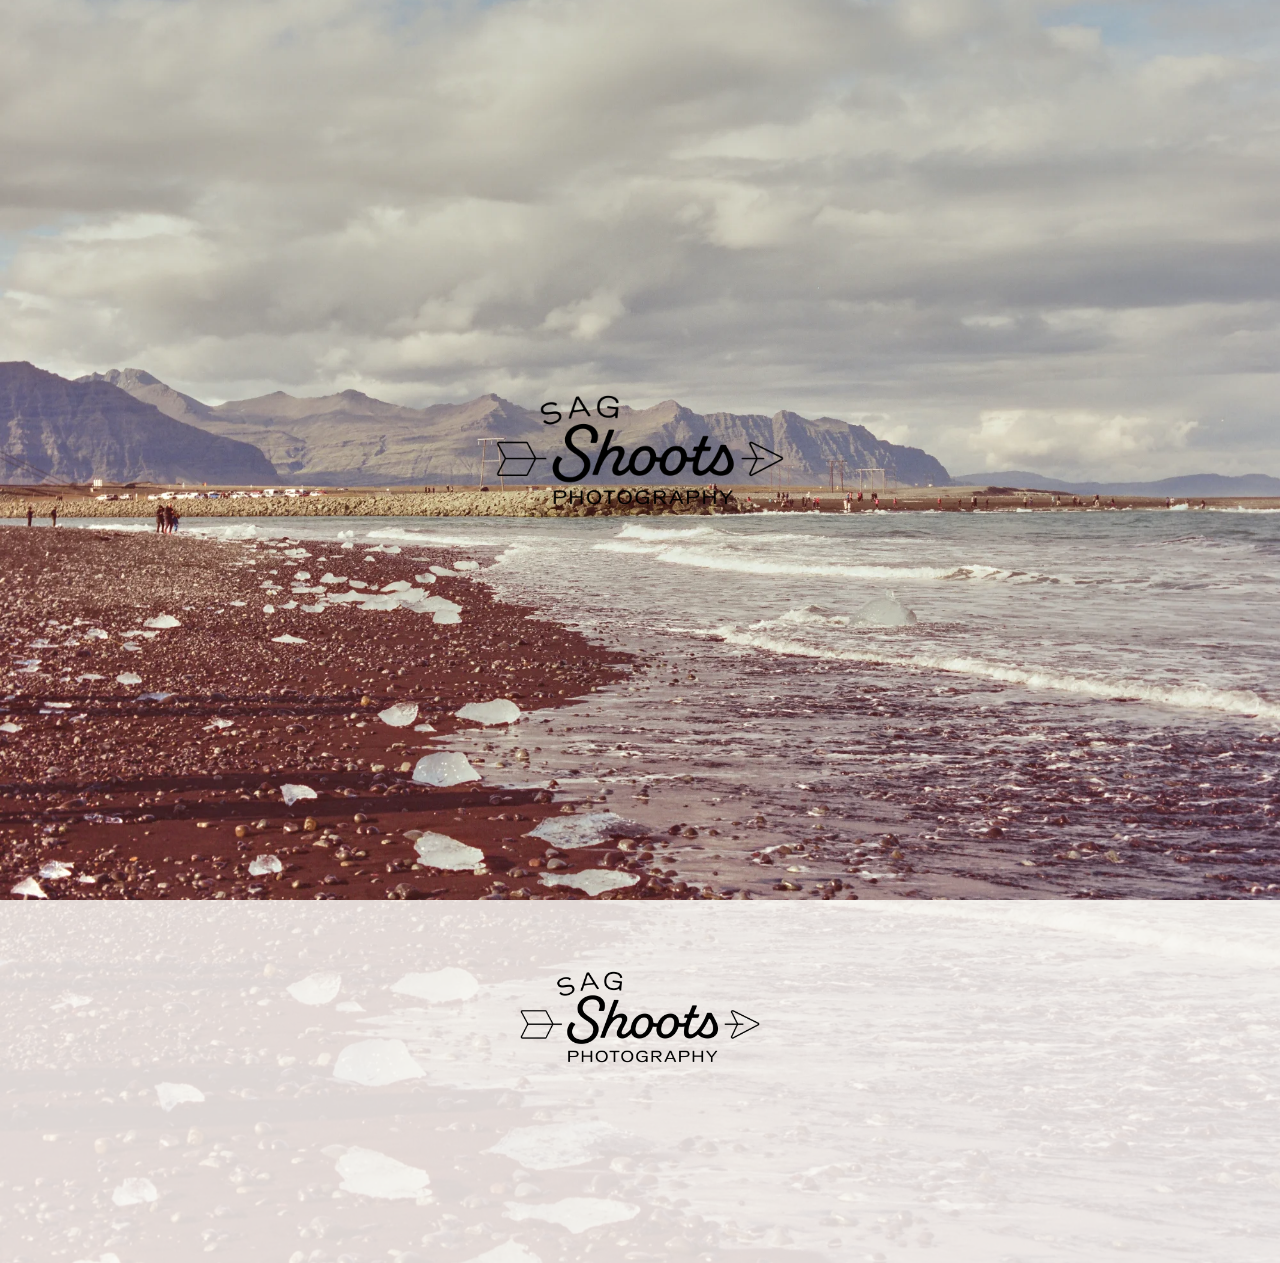
<file: index.html>
<!DOCTYPE html>
<html lang="en">
<head>
    <meta charset="UTF-8">
    <meta name="viewport" content="width=device-width, initial-scale=1.0">
    <title>SagShoots Photography</title>
    <link rel="preconnect" href="https://fonts.googleapis.com">
    <link rel="preconnect" href="https://fonts.gstatic.com" crossorigin>
    <link href="https://fonts.googleapis.com/css2?family=Cormorant+Garamond:wght@300;400;500;600&family=IBM+Plex+Mono:wght@300;400&display=swap" rel="stylesheet">
    <link rel="stylesheet" href="styles.css">
    <style>
        nav {
            animation: slideDown 0.8s cubic-bezier(0.16, 1, 0.3, 1);
            animation-fill-mode: both;
            animation-delay: 3.5s;
            opacity: 0;
        }
    </style>
</head>
<body>
    <!-- Landing Page -->
    <div class="landing-page" id="landingPage">
        <img src="Iceland Gallery/Iceland_120mm_Slight_Edit-31.jpg" alt="Iceland Landscape" class="landing-image">
        <img src="Sag-Shoots_LOGO-Black.png" alt="SagShoots Photography" class="landing-logo">
    </div>

    <nav>
        <div class="container">
            <a href="index.html" class="logo">SagShoots Photography</a>
            <ul class="nav-links">
                <li><a href="index.html" class="active">About</a></li>
                <li><a href="portfolio.html">Portfolio</a></li>
                <!-- <li><a href="shop.html">Shop</a></li> #hidden until I am able to get a shop live (note, remove the comment text and outer arrows. -->  
                <li><a href="contact.html">Contact</a></li>
                <li><a href="https://sagshoots.substack.com/" target="_blank" rel="noopener noreferrer">Blog</a></li>
            </ul>
        </div>
    </nav>

    <main class="about-page">
        <div class="about-background"></div>
        <div class="about-content">
            <div class="about-image">
                <img src="DSCF0611.jpg" alt="Portrait of SagShoots photographer" style="width: 100%; height: 100%; object-fit: cover;">
            </div>
            <div class="about-text">
                <h1>About SagShoots</h1>
                <p>I'm a Brooklyn-based photographer. Film is my primary medium, with digital work as a complement.</p>
                <p>I create images of people in the middle of something: transition, reinvention, recovery, return. My work is rooted in presence and truth, seeing people for who they are so we can imagine what they might become.</p>
                <p>I came to photography to rediscover what it meant to feel alive. A practice of noticing the world through streets and landscapes sharpened how I observe and sit with people. Portraiture and candid moments are the center of my work. Street and landscape photography remain personal pursuits that keep my eye honest.</p>
                <p>My career in content moderation and policy has shaped how I think about images, what they say, what they leave out, and how they can restore nuance and dignity.</p>
                <p>My approach is intentional and collaborative. I create images that feel grounded, expansive, and real. Not just documenting a moment, but reflecting something essential back to you. Images you can return to when you need to remember who you are.</p>
            </div>
        </div>
        <div class="about-logo-footer">
            <img src="Sag-Shoots_LOGO-Black.png" alt="SagShoots Photography">
        </div>
    </main>

    <script>
        window.addEventListener('load', () => {
            const landingPage = document.getElementById('landingPage');
            setTimeout(() => {
                landingPage.classList.add('fade-out');
                setTimeout(() => {
                    landingPage.classList.add('hidden');
                }, 1500);
            }, 3000);
        });
    </script>
</body>
</html>
</file>
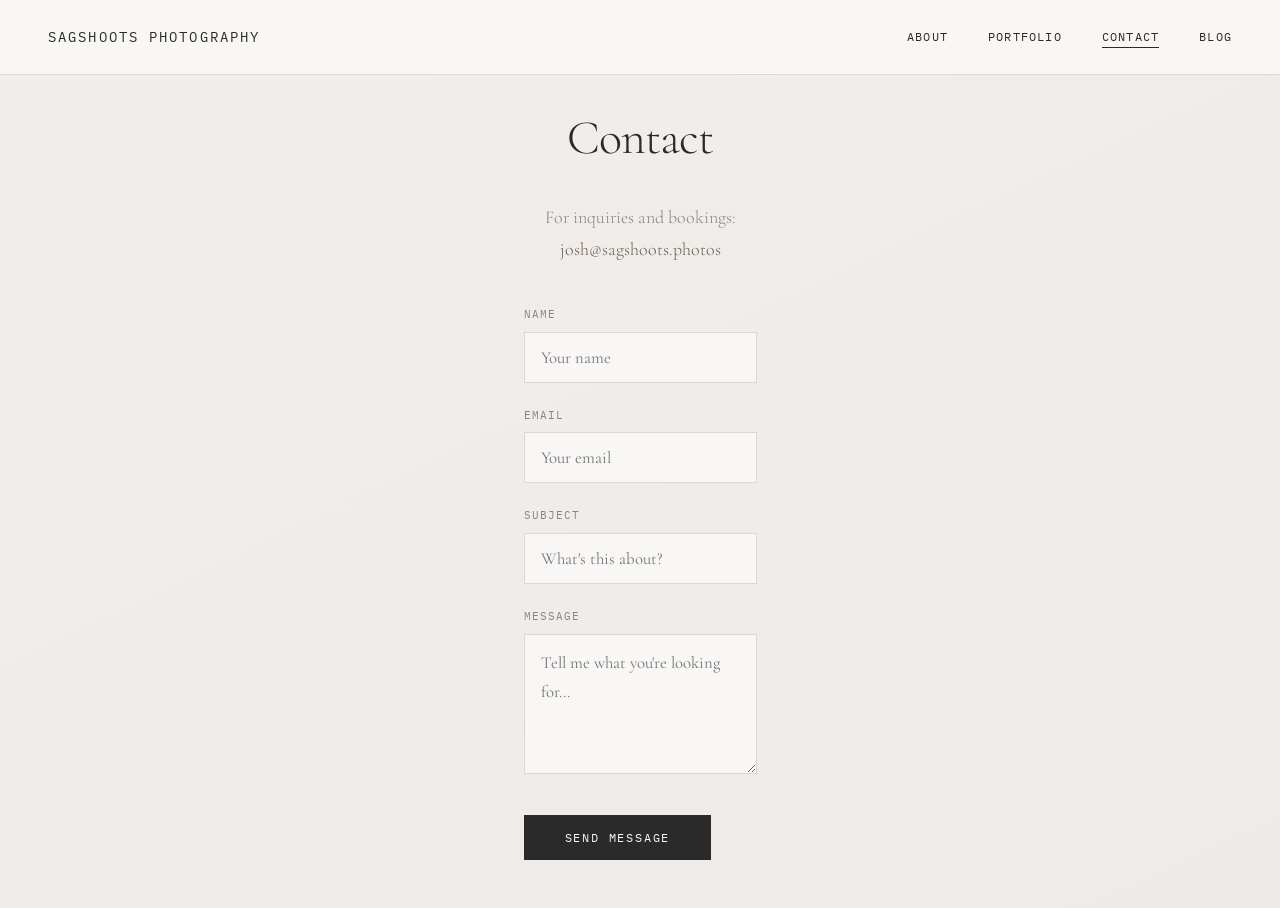
<file: contact.html>
<!DOCTYPE html>
<html lang="en">
<head>
    <meta charset="UTF-8">
    <meta name="viewport" content="width=device-width, initial-scale=1.0">
    <title>Contact — SagShoots Photography</title>
    <link rel="preconnect" href="https://fonts.googleapis.com">
    <link rel="preconnect" href="https://fonts.gstatic.com" crossorigin>
    <link href="https://fonts.googleapis.com/css2?family=Cormorant+Garamond:wght@300;400;500;600&family=IBM+Plex+Mono:wght@300;400&display=swap" rel="stylesheet">
    <link rel="stylesheet" href="styles.css">
    <style>
        .simple-content {
            max-width: clamp(400px, 70vw, 900px);
        }

        .contact-form {
            width: 100%;
            margin-top: 2.5rem;
            text-align: left;
        }

        .form-group {
            margin-bottom: 1.5rem;
        }

        .form-group label {
            display: block;
            font-family: 'IBM Plex Mono', monospace;
            font-size: 0.7rem;
            letter-spacing: 0.1em;
            text-transform: uppercase;
            color: var(--warm-grey);
            margin-bottom: 0.5rem;
        }

        .form-group input,
        .form-group textarea {
            width: 100%;
            padding: 0.875rem 1rem;
            font-family: 'Cormorant Garamond', serif;
            font-size: 1.05rem;
            color: var(--charcoal);
            background: rgba(255, 255, 255, 0.6);
            border: 1px solid var(--border);
            outline: none;
            transition: border-color 0.3s ease, background 0.3s ease;
        }

        .form-group input:focus,
        .form-group textarea:focus {
            border-color: var(--accent);
            background: rgba(255, 255, 255, 0.85);
        }

        .form-group textarea {
            min-height: 140px;
            resize: vertical;
            line-height: 1.7;
        }

        .form-submit {
            display: inline-block;
            padding: 0.875rem 2.5rem;
            background: var(--charcoal);
            color: var(--cream);
            font-family: 'IBM Plex Mono', monospace;
            font-size: 0.75rem;
            letter-spacing: 0.15em;
            text-transform: uppercase;
            text-decoration: none;
            border: 1px solid var(--charcoal);
            cursor: pointer;
            transition: all 0.3s ease;
            margin-top: 0.5rem;
        }

        .form-submit:hover {
            background: transparent;
            color: var(--charcoal);
        }
    </style>
</head>
<body>
    <nav>
        <div class="container">
            <a href="index.html" class="logo">SagShoots Photography</a>
            <ul class="nav-links">
                <li><a href="index.html">About</a></li>
                <li><a href="portfolio.html">Portfolio</a></li>
                <!-- <li><a href="shop.html">Shop</a></li> #hidden until I am able to get a shop live (note, remove the comment text and outer arrows. -->
                <li><a href="contact.html" class="active">Contact</a></li>
                <li><a href="https://sagshoots.substack.com/" target="_blank" rel="noopener noreferrer">Blog</a></li>
            </ul>
        </div>
    </nav>

    <main class="simple-page">
        <div class="simple-background"></div>
        <div class="simple-content">
            <h1>Contact</h1>
            <p>For inquiries and bookings:<br><a href="mailto:josh@sagshoots.photos" style="color: var(--accent); text-decoration: none;">josh@sagshoots.photos</a></p>

            <div class="contact-form">
                <div class="form-group">
                    <label for="name">Name</label>
                    <input type="text" id="name" placeholder="Your name">
                </div>
                <div class="form-group">
                    <label for="email">Email</label>
                    <input type="email" id="email" placeholder="Your email">
                </div>
                <div class="form-group">
                    <label for="subject">Subject</label>
                    <input type="text" id="subject" placeholder="What's this about?">
                </div>
                <div class="form-group">
                    <label for="message">Message</label>
                    <textarea id="message" placeholder="Tell me what you're looking for..."></textarea>
                </div>
                <button class="form-submit" onclick="sendMessage()">Send Message</button>
            </div>
        </div>
    </main>

    <script>
        function sendMessage() {
            const btn = document.querySelector('.form-submit');
            const name = document.getElementById('name').value;
            const email = document.getElementById('email').value;
            const subject = document.getElementById('subject').value;
            const message = document.getElementById('message').value;

            if (!name || !email || !message) {
                btn.textContent = 'Please fill in all fields';
                btn.style.borderColor = '#b5655a';
                btn.style.color = '#b5655a';
                setTimeout(() => {
                    btn.textContent = 'Send Message';
                    btn.style.borderColor = '';
                    btn.style.color = '';
                }, 2500);
                return;
            }

            btn.textContent = 'Sending...';
            btn.disabled = true;

            fetch('https://script.google.com/macros/s/AKfycbzIwrY6gnPlo_3Uqefm4nVimhoNmM_8SEvntT1vROU8_gWh-BEV0o7xz4KFYX_Hc4ScQg/exec', {
                method: 'POST',
                mode: 'no-cors',
                headers: { 'Content-Type': 'application/json' },
                body: JSON.stringify({ name: name, email: email, subject: subject, message: message })
            }).then(() => {
                btn.textContent = 'Message Sent ✓';
                btn.style.background = 'transparent';
                btn.style.color = 'var(--accent)';
                btn.style.borderColor = 'var(--accent)';
                document.getElementById('name').value = '';
                document.getElementById('email').value = '';
                document.getElementById('subject').value = '';
                document.getElementById('message').value = '';
                setTimeout(() => {
                    btn.textContent = 'Send Message';
                    btn.style.background = '';
                    btn.style.color = '';
                    btn.style.borderColor = '';
                    btn.disabled = false;
                }, 3000);
            }).catch(() => {
                btn.textContent = 'Error — try again';
                btn.disabled = false;
                setTimeout(() => { btn.textContent = 'Send Message'; }, 2500);
            });
        }
    </script>
</body>
</html>
</file>
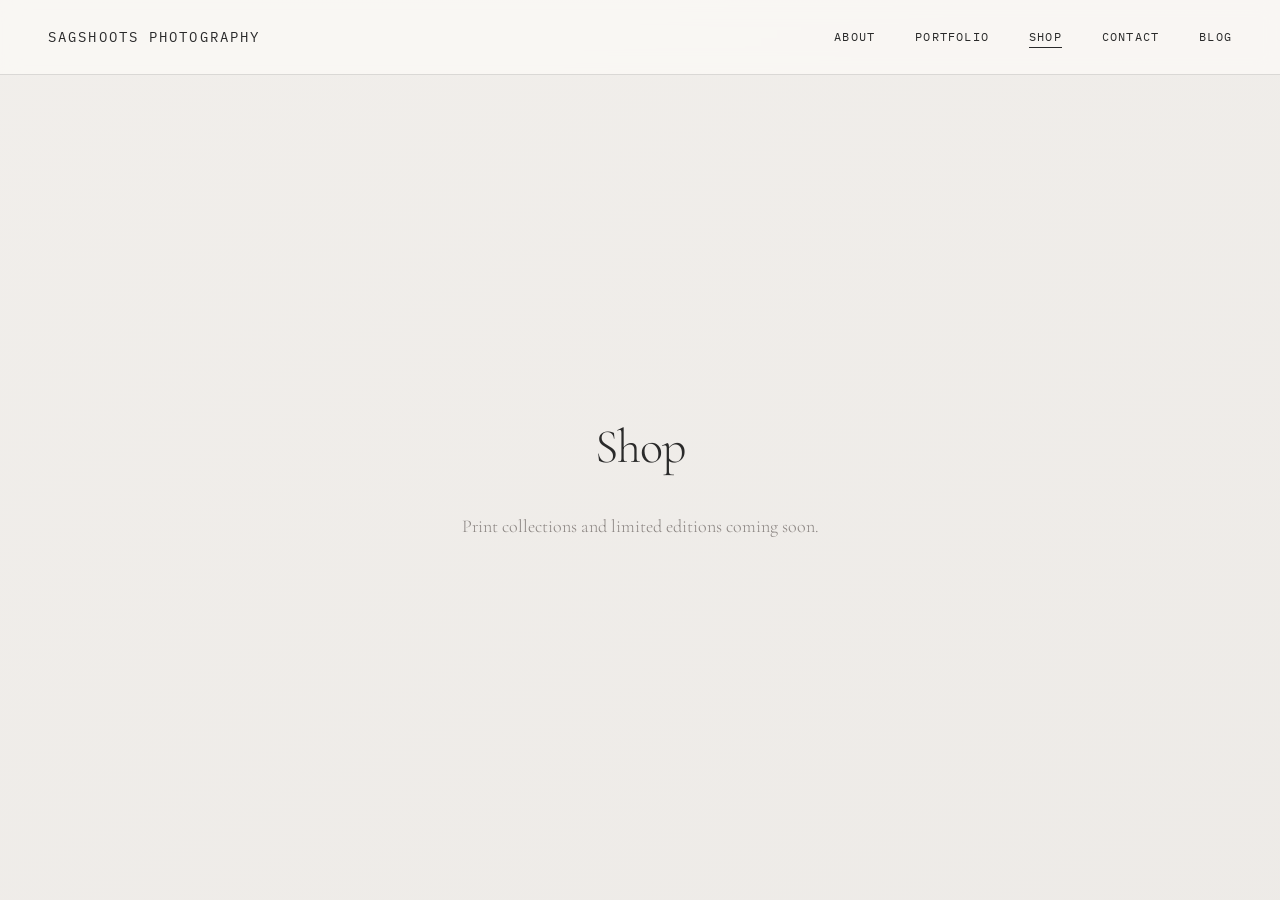
<file: shop.html>
<!DOCTYPE html>
<html lang="en">
<head>
    <meta charset="UTF-8">
    <meta name="viewport" content="width=device-width, initial-scale=1.0">
    <title>Shop — SagShoots Photography</title>
    <link rel="preconnect" href="https://fonts.googleapis.com">
    <link rel="preconnect" href="https://fonts.gstatic.com" crossorigin>
    <link href="https://fonts.googleapis.com/css2?family=Cormorant+Garamond:wght@300;400;500;600&family=IBM+Plex+Mono:wght@300;400&display=swap" rel="stylesheet">
    <link rel="stylesheet" href="styles.css">
</head>
<body>
    <nav>
        <div class="container">
            <a href="index.html" class="logo">SagShoots Photography</a>
            <ul class="nav-links">
                <li><a href="index.html">About</a></li>
                <li><a href="portfolio.html">Portfolio</a></li>
                <li><a href="shop.html" class="active">Shop</a></li>
                <li><a href="contact.html">Contact</a></li>
                <li><a href="https://sagshoots.substack.com/" target="_blank" rel="noopener noreferrer">Blog</a></li>
            </ul>
        </div>
    </nav>

    <main class="simple-page">
        <div class="simple-background"></div>
        <div class="simple-content">
            <h1>Shop</h1>
            <p>Print collections and limited editions coming soon.</p>
        </div>
    </main>
</body>
</html>
</file>
<file: styles.css>
:root {
    --cream: #f9f7f4;
    --charcoal: #2a2a2a;
    --warm-grey: #8a8481;
    --accent: #6d5d52;
    --border: rgba(42, 42, 42, 0.15);
}

* {
    margin: 0;
    padding: 0;
    box-sizing: border-box;
}

body {
    font-family: 'Cormorant Garamond', serif;
    background: var(--cream);
    color: var(--charcoal);
    line-height: 1.6;
}

/* Navigation */
nav {
    position: fixed;
    top: 0;
    left: 0;
    right: 0;
    z-index: 1000;
    background: rgba(249, 247, 244, 0.95);
    backdrop-filter: blur(10px);
    border-bottom: 1px solid var(--border);
}

nav .container {
    max-width: 1400px;
    margin: 0 auto;
    padding: 1.5rem 3rem;
    display: flex;
    justify-content: space-between;
    align-items: center;
}

.logo {
    font-family: 'IBM Plex Mono', monospace;
    font-size: 0.875rem;
    font-weight: 400;
    letter-spacing: 0.15em;
    text-transform: uppercase;
    color: var(--charcoal);
    text-decoration: none;
    transition: opacity 0.3s ease;
}

.logo:hover {
    opacity: 0.6;
}

.nav-links {
    display: flex;
    gap: 2.5rem;
    list-style: none;
}

.nav-links a {
    font-family: 'IBM Plex Mono', monospace;
    font-size: 0.75rem;
    letter-spacing: 0.1em;
    text-transform: uppercase;
    color: var(--charcoal);
    text-decoration: none;
    position: relative;
    transition: color 0.3s ease;
}

.nav-links a::after {
    content: '';
    position: absolute;
    bottom: -4px;
    left: 0;
    width: 0;
    height: 1px;
    background: var(--charcoal);
    transition: width 0.4s cubic-bezier(0.16, 1, 0.3, 1);
}

.nav-links a:hover {
    color: var(--accent);
}

.nav-links a:hover::after {
    width: 100%;
}

.nav-links a.active::after {
    width: 100%;
}

/* Landing Page (index only) */
.landing-page {
    position: fixed;
    top: 0;
    left: 0;
    width: 100%;
    height: 100vh;
    background: var(--charcoal);
    display: flex;
    align-items: center;
    justify-content: center;
    z-index: 2000;
    opacity: 1;
    transition: opacity 1.5s cubic-bezier(0.16, 1, 0.3, 1);
    overflow: hidden;
    padding: 3rem;
}

.landing-page.fade-out {
    opacity: 0;
    pointer-events: none;
    transition: opacity 1.5s ease;
}

.landing-page.hidden {
    display: none;
}

.landing-image {
    position: absolute;
    top: 0;
    left: 0;
    width: 100%;
    height: 100%;
    object-fit: cover;
    animation: imageFadeIn 2.5s cubic-bezier(0.16, 1, 0.3, 1);
}

@keyframes imageFadeIn {
    0% { opacity: 0; transform: scale(1.05); }
    100% { opacity: 1; transform: scale(1); }
}

.landing-logo {
    position: relative;
    z-index: 1;
    max-width: 400px;
    max-height: 40vh;
    width: 80%;
    height: auto;
    object-fit: contain;
    filter: drop-shadow(0 4px 20px rgba(0, 0, 0, 0.3));
    animation: logoFadeIn 2s cubic-bezier(0.16, 1, 0.3, 1);
    animation-delay: 0.5s;
    animation-fill-mode: both;
    opacity: 0;
}

@keyframes logoFadeIn {
    0% { opacity: 0; transform: scale(0.95); }
    100% { opacity: 1; transform: scale(1); }
}

@keyframes slideDown {
    from { transform: translateY(-100%); opacity: 0; }
    to { transform: translateY(0); opacity: 1; }
}

@keyframes fadeIn {
    from { opacity: 0; transform: translateY(20px); }
    to { opacity: 1; transform: translateY(0); }
}

@keyframes staggerIn {
    from { opacity: 0; transform: translateY(30px); }
    to { opacity: 1; transform: translateY(0); }
}

/* About Page */
.about-page {
    position: relative;
    display: flex;
    flex-direction: column;
    align-items: center;
    justify-content: flex-start;
    padding: 150px 3rem 3rem;
    min-height: 100vh;
}

.about-background {
    position: absolute;
    top: 0;
    left: 0;
    width: 100%;
    height: 100%;
    background-image: url('Iceland Gallery/Iceland_120mm_Slight_Edit-31.jpg');
    background-size: cover;
    background-position: center;
    opacity: 0.15;
    z-index: 0;
}

.about-content {
    position: relative;
    z-index: 1;
    max-width: 1100px;
    width: 100%;
    margin: 0 auto;
    display: grid;
    grid-template-columns: 1fr 1.5fr;
    gap: 4rem;
    align-items: center;
    animation: staggerIn 1s cubic-bezier(0.16, 1, 0.3, 1);
}

.about-logo-footer {
    position: relative;
    z-index: 1;
    width: 100%;
    max-width: 1100px;
    display: flex;
    justify-content: center;
    align-items: center;
    padding: 4rem 0 3rem 0;
    margin: 0 auto;
}

.about-logo-footer img {
    max-width: 300px;
    width: 50%;
    height: auto;
    opacity: 0.6;
    animation: staggerIn 1.2s cubic-bezier(0.16, 1, 0.3, 1);
    animation-delay: 0.3s;
    animation-fill-mode: both;
}

.about-image {
    width: 100%;
    aspect-ratio: 1/1;
    background: var(--warm-grey);
    border: 1px solid var(--border);
    border-radius: 50%;
    overflow: hidden;
    display: flex;
    align-items: center;
    justify-content: center;
    font-family: 'IBM Plex Mono', monospace;
    font-size: 0.75rem;
    color: var(--cream);
    letter-spacing: 0.1em;
    animation-delay: 0.2s;
}

.about-text h1 {
    font-size: 2.5rem;
    font-weight: 300;
    margin-bottom: 2rem;
    letter-spacing: -0.02em;
    line-height: 1.2;
}

.about-text p {
    font-size: 1.125rem;
    line-height: 1.8;
    margin-bottom: 1.5rem;
    font-weight: 300;
    color: var(--charcoal);
}

/* Portfolio Page */
.portfolio-page {
    position: relative;
    display: flex;
    flex-direction: column;
    min-height: 100vh;
    padding-top: 100px;
    background: #e8e4df;
}

.portfolio-header {
    padding: 2rem 3rem;
    text-align: center;
    z-index: 2;
}

.portfolio-header h1 {
    font-size: 3rem;
    font-weight: 300;
    letter-spacing: -0.02em;
    color: var(--charcoal);
    margin: 0;
}

.portfolio-content {
    display: flex;
    width: 100%;
    flex: 1;
}

.portfolio-background {
    position: absolute;
    top: 0;
    left: 0;
    width: 100%;
    height: 100%;
    background: linear-gradient(165deg, #d6d1cc 0%, #c9c3be 100%);
    opacity: 0.4;
    z-index: 0;
}

.portfolio-nav {
    position: relative;
    z-index: 1;
    width: 300px;
    padding: 3rem 2rem 3rem 3rem;
    display: flex;
    flex-direction: column;
    gap: 2rem;
    transition: all 0.5s cubic-bezier(0.16, 1, 0.3, 1);
}

.portfolio-nav.collapsed {
    width: 200px;
    gap: 1rem;
}

.portfolio-link {
    font-size: 1.5rem;
    font-weight: 300;
    color: var(--charcoal);
    text-decoration: none;
    cursor: pointer;
    transition: all 0.3s ease;
    opacity: 0.5;
    letter-spacing: -0.01em;
}

.portfolio-link:hover {
    opacity: 1;
    transform: translateX(8px);
}

.portfolio-link.active {
    opacity: 1;
    font-weight: 400;
}

.portfolio-nav.collapsed .portfolio-link {
    font-size: 1.125rem;
}

.gallery-container {
    position: relative;
    z-index: 1;
    flex: 1;
    padding: 3rem 3rem 3rem 2rem;
    display: none;
    animation: expandIn 0.6s cubic-bezier(0.16, 1, 0.3, 1);
}

.gallery-container.active {
    display: block;
}

@keyframes expandIn {
    from { opacity: 0; transform: scale(0.95); }
    to { opacity: 1; transform: scale(1); }
}

.gallery-main {
    width: 100%;
    max-height: 65vh;
    background: transparent;
    border: none;
    margin-bottom: 2rem;
    display: flex;
    align-items: center;
    justify-content: center;
    position: relative;
}

.gallery-main img {
    max-width: 50%;
    max-height: 65vh;
    width: auto;
    height: auto;
    display: block;
    object-fit: contain;
}

img[src*="DSCF3690"] {
    filter: brightness(1.1);
}

.gallery-thumbnails {
    display: flex;
    gap: 1rem;
    overflow-x: auto;
    padding-bottom: 1rem;
}

.gallery-thumbnails::-webkit-scrollbar {
    height: 4px;
}

.gallery-thumbnails::-webkit-scrollbar-track {
    background: var(--border);
}

.gallery-thumbnails::-webkit-scrollbar-thumb {
    background: var(--accent);
    border-radius: 2px;
}

.thumbnail {
    min-width: 120px;
    height: 80px;
    background: var(--warm-grey);
    border: 1px solid var(--border);
    cursor: pointer;
    transition: all 0.3s ease;
    display: flex;
    align-items: center;
    justify-content: center;
    opacity: 0.6;
    overflow: hidden;
}

.thumbnail img {
    width: 100%;
    height: 100%;
    object-fit: cover;
}

.thumbnail-wrapper {
    display: flex;
    flex-direction: column;
    gap: 0.5rem;
    min-width: 120px;
}

.thumbnail-caption {
    font-family: 'Cormorant Garamond', serif;
    font-size: 0.75rem;
    font-weight: 300;
    font-style: italic;
    color: var(--warm-grey);
    text-align: center;
    line-height: 1.3;
    opacity: 0.8;
}

.thumbnail:hover {
    opacity: 1;
    transform: translateY(-4px);
    border-color: var(--accent);
}

.thumbnail.active {
    opacity: 1;
    border-color: var(--charcoal);
}

/* Shop & Contact Pages */
.simple-page {
    position: relative;
    padding: 100px 3rem 3rem;
    min-height: 100vh;
    display: flex;
    align-items: center;
    justify-content: center;
}

.simple-background {
    position: absolute;
    top: 0;
    left: 0;
    width: 100%;
    height: 100%;
    background: linear-gradient(155deg, #d9d4cf 0%, #cbc6c1 100%);
    opacity: 0.25;
    z-index: 0;
}

.simple-content {
    position: relative;
    z-index: 1;
    text-align: center;
    max-width: 600px;
    animation: staggerIn 1s cubic-bezier(0.16, 1, 0.3, 1);
}

.simple-content h1 {
    font-size: 3rem;
    font-weight: 300;
    margin-bottom: 1.5rem;
    letter-spacing: -0.02em;
}

.simple-content p {
    font-size: 1.125rem;
    line-height: 1.8;
    font-weight: 300;
    color: var(--warm-grey);
}

/* Responsive */
@media (max-width: 768px) {
    nav .container {
        padding: 1rem 1.5rem;
        flex-direction: column;
        gap: 1rem;
    }

    .nav-links {
        gap: 1.5rem;
    }

    .about-content {
        grid-template-columns: 1fr;
        gap: 2rem;
    }

    .about-background {
        opacity: 0.07;
    }

    .about-text {
        background: rgba(249, 247, 244, 0.85);
        padding: 1.5rem;
        border-radius: 4px;
    }

    .portfolio-page {
        flex-direction: column;
    }

    .portfolio-content {
        flex-direction: column;
    }

    .portfolio-nav {
        width: 100%;
        padding: 1.5rem;
        flex-direction: row;
        overflow-x: auto;
        gap: 1.5rem;
    }

    .portfolio-nav.collapsed {
        width: 100%;
    }

    .gallery-container {
        padding: 1.5rem;
    }

    .gallery-main {
        max-height: 50vh;
    }

    .gallery-main img {
        max-width: 90%;
        max-height: 50vh;
    }

    .simple-content h1 {
        font-size: 2rem;
    }
}
</file>
